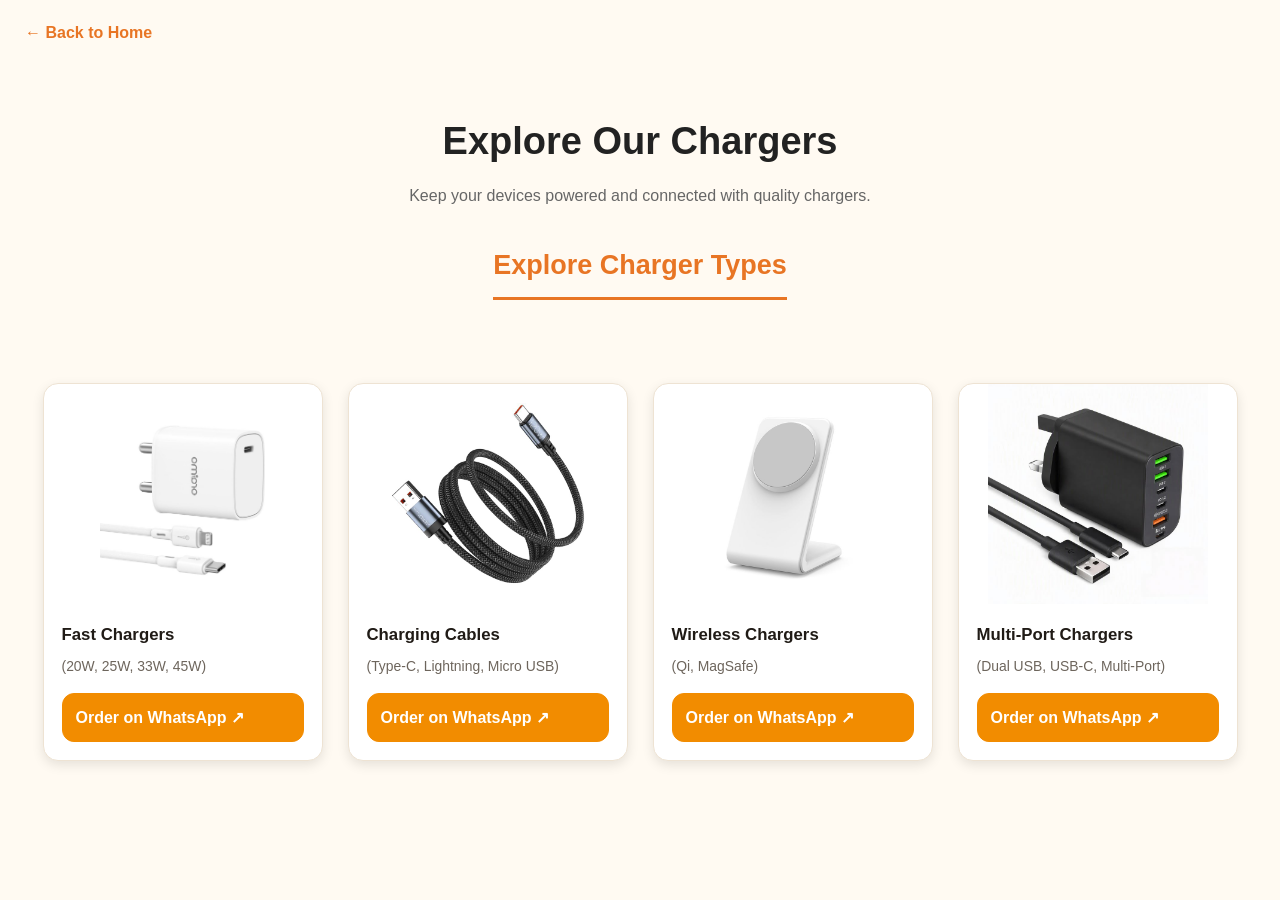
<file: chargers.html>
<!DOCTYPE html>
<html lang="en">
<head>
    <meta charset="UTF-8">
    <meta name="viewport" content="width=device-width, initial-scale=1.0">
    <title>Smartphones | Qorzhim Concept</title>
    <link rel="stylesheet" href="style.css">
    

<body>
    <a href="index.html" class="back-home">← Back to Home</a>
    <div class="smartphone-intro">

        <h1 class="page-title">Explore Our Chargers</h1>

        <p class="page-description">
            Keep your devices powered and connected with quality chargers.
        </p>

        <h2 class="brand-title">Explore Charger Types</h2>

    </div>
    <section class="brand-section">
    <div class="product-grid">

        <!-- Fast Chargers -->
        <div class="product-card">
            <img src="Oraimoc.jpg" alt="Fast Chargers">

            <div class="product-info">
                <h3>Fast Chargers</h3>
                <p>(20W, 25W, 33W, 45W)</p>

                <a href="https://wa.me/2348137482537?text=Hello%20Qorzhim%20Concept%2C%20I%20am%20interested%20in%20Fast%20Chargers.%20Please%20send%20me%20the%20available%20options."
                   class="buy-button">
                    Order on WhatsApp ↗
                </a>
            </div>
        </div>

        <!-- Charging Cables -->
        <div class="product-card">
            <img src="Cable.jpg" alt="Charging Cables">

            <div class="product-info">
                <h3>Charging Cables</h3>
                <p>(Type-C, Lightning, Micro USB)</p>

                <a href="https://wa.me/2348137482537?text=Hello%20Qorzhim%20Concept%2C%20I%20am%20interested%20in%20Charging%20Cables.%20Please%20send%20me%20the%20available%20options."
                   class="buy-button">
                    Order on WhatsApp ↗
                </a>
            </div>
        </div>

        <!-- Wireless Chargers -->
        <div class="product-card">
            <img src="Wireless.jpg" alt="Wireless Chargers">

            <div class="product-info">
                <h3>Wireless Chargers</h3>
                <p>(Qi, MagSafe)</p>

                <a href="https://wa.me/2348137482537?text=Hello%20Qorzhim%20Concept%2C%20I%20am%20interested%20in%20Wireless%20Chargers.%20Please%20send%20me%20the%20available%20options."
                   class="buy-button">
                    Order on WhatsApp ↗
                </a>
            </div>
        </div>

        <!-- Multi-Port Chargers -->
        <div class="product-card">
            <img src="mullti.jpg" alt="Multi-Port Chargers">

            <div class="product-info">
                <h3>Multi-Port Chargers</h3>
                <p>(Dual USB, USB-C, Multi-Port)</p>

                <a href="https://wa.me/2348137482537?text=Hello%20Qorzhim%20Concept%2C%20I%20am%20interested%20in%20Multi-Port%20Chargers.%20Please%20send%20me%20the%20available%20options."
                   class="buy-button">
                    Order on WhatsApp ↗
                </a>
            </div>
        </div>

    </div>
</section>
    
</body>
</html>
</file>
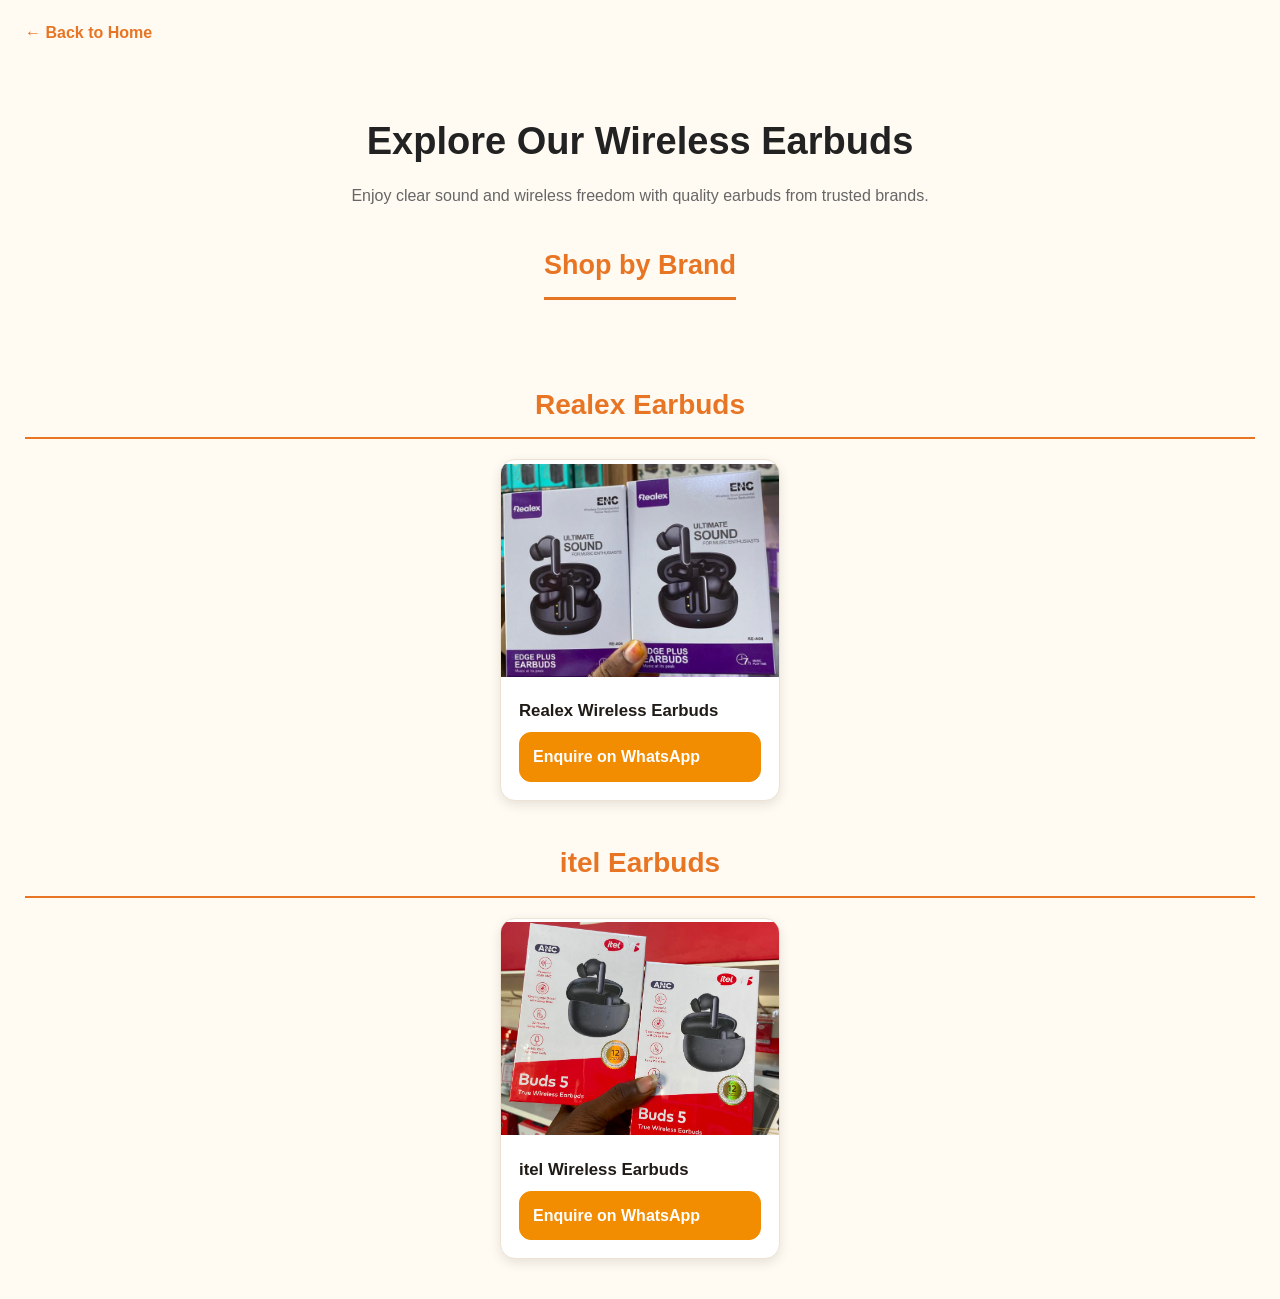
<file: earbuds.html>
<!DOCTYPE html>
<html lang="en">
<head>
    <meta charset="UTF-8">
    <meta name="viewport" content="width=device-width, initial-scale=1.0">
    <title>Smartphones | Qorzhim Concept</title>
    <link rel="stylesheet" href="style.css">
    

<body>
    <a href="index.html" class="back-home">← Back to Home</a>
    <div class="smartphone-intro">
        <h1 class="page-title">Explore Our Wireless Earbuds</h1>

        <p class="page-description">
            Enjoy clear sound and wireless freedom with quality earbuds from trusted brands.
        </p>

        <h2 class="brand-title">Shop by Brand</h2>
    </div>    

<section class="brand-section">
    <h2>Realex Earbuds</h2>

    <div class="product-grid">
        <div class="product-card">
            <img src="Realex (1).jpg" alt="Realme Wireless Earbuds">

            <div class="product-info">
                <h3>Realex Wireless Earbuds</h3>

                <a href="https://wa.me/2348137482537?text=Hello%20Qorzhim%20Concept,%20I%20am%20interested%20in%20Realex%20Wireless%20Earbuds."
                   class="buy-button">
                    Enquire on WhatsApp
                </a>
            </div>
        </div>
    </div>
</section>

<section class="brand-section">
    <h2>itel Earbuds</h2>

    <div class="product-grid">
        <div class="product-card">
            <img src="Itel (1).jpg" alt="itel Wireless Earbuds">

            <div class="product-info">
                <h3>itel Wireless Earbuds</h3>

                <a href="https://wa.me/2348137482537?text=Hello%20Qorzhim%20Concept,%20I%20am%20interested%20in%20itel%20Wireless%20Earbuds."
                   class="buy-button">
                    Enquire on WhatsApp
                </a>
            </div>
        </div>
    </div>
</section>
    
</body>
</html>
</file>
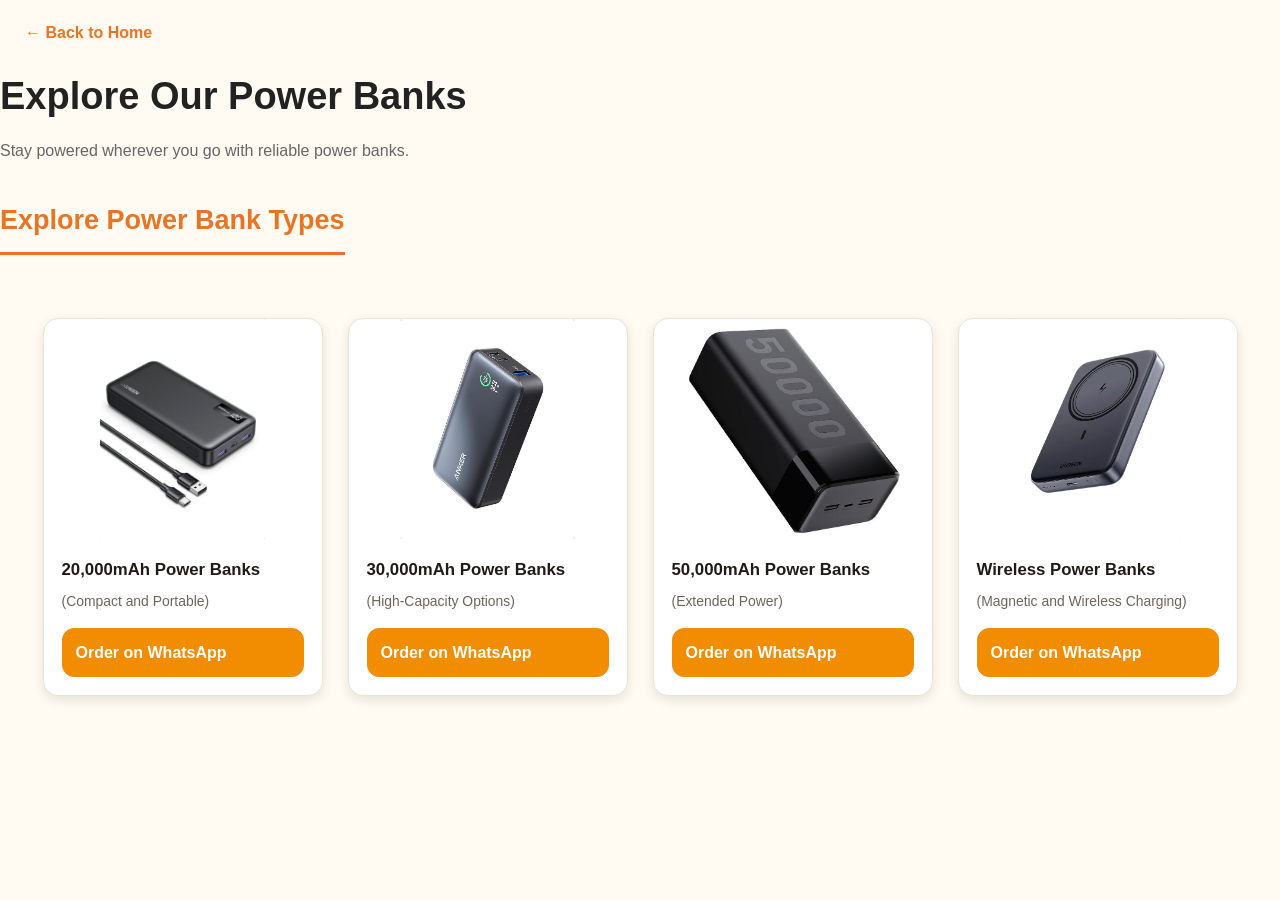
<file: powerbanks.html>
<!DOCTYPE html>
<html lang="en">
<head>
    <meta charset="UTF-8">
    <meta name="viewport" content="width=device-width, initial-scale=1.0">
    <title>Smartphones | Qorzhim Concept</title>
    <link rel="stylesheet" href="style.css">
    

<body>
    <a href="index.html" class="back-home">← Back to Home</a>
    <h1 class="page-title">Explore Our Power Banks</h1>

    <p class="page-description">
        Stay powered wherever you go with reliable power banks.
    </p>

    <h2 class="brand-title">Explore Power Bank Types</h2>

    </div>
    <section class="brand-section">
    <div class="product-grid">

        <!-- 10,000mAh Power Banks -->
        <div class="product-card">
            <img src="Twenty.jpg" alt="10,000mAh Power Banks">

            <div class="product-info">
                <h3>20,000mAh Power Banks</h3>
                <p>(Compact and Portable)</p>

                <a href="https://wa.me/2348137482537?text=Hello%20Qorzhim%20Concept%2C%20I%20am%20interested%20in%2020000mAh%20Power%20Banks.%20Please%20send%20me%20the%20available%20options."
                   class="buy-button">
                    Order on WhatsApp
                </a>
            </div>
        </div>

        <!-- 20,000mAh Power Banks -->
        <div class="product-card">
            <img src="Thirty.jpg" alt="30,000mAh Power Banks">

            <div class="product-info">
                <h3>30,000mAh Power Banks</h3>
                <p>(High-Capacity Options)</p>

                <a href="https://wa.me/2348137482537?text=Hello%20Qorzhim%20Concept%2C%20I%20am%20interested%20in%2020000mAh%20Power%20Banks.%20Please%20send%20me%20the%20available%20options."
                   class="buy-button">
                    Order on WhatsApp
                </a>
            </div>
        </div>

        <!-- 30,000mAh Power Banks -->
        <div class="product-card">
            <img src="Fifty.jpg" alt="30,000mAh Power Banks">

            <div class="product-info">
                <h3>50,000mAh Power Banks</h3>
                <p>(Extended Power)</p>

                <a href="https://wa.me/2348137482537?text=Hello%20Qorzhim%20Concept%2C%20I%20am%20interested%20in%2050000mAh%20Power%20Banks.%20Please%20send%20me%20the%20available%20options."
                   class="buy-button">
                    Order on WhatsApp
                </a>
            </div>
        </div>

        <!-- Wireless Power Banks -->
        <div class="product-card">
            <img src="Wirelesspp.jpg" alt="Wireless Power Banks">

            <div class="product-info">
                <h3>Wireless Power Banks</h3>
                <p>(Magnetic and Wireless Charging)</p>

                <a href="https://wa.me/2348137482537?text=Hello%20Qorzhim%20Concept%2C%20I%20am%20interested%20in%20Wireless%20Power%20Banks.%20Please%20send%20me%20the%20available%20options."
                   class="buy-button">
                    Order on WhatsApp
                </a>
            </div>
        </div>

    </div>
</section>
</body>
</html>
</file>
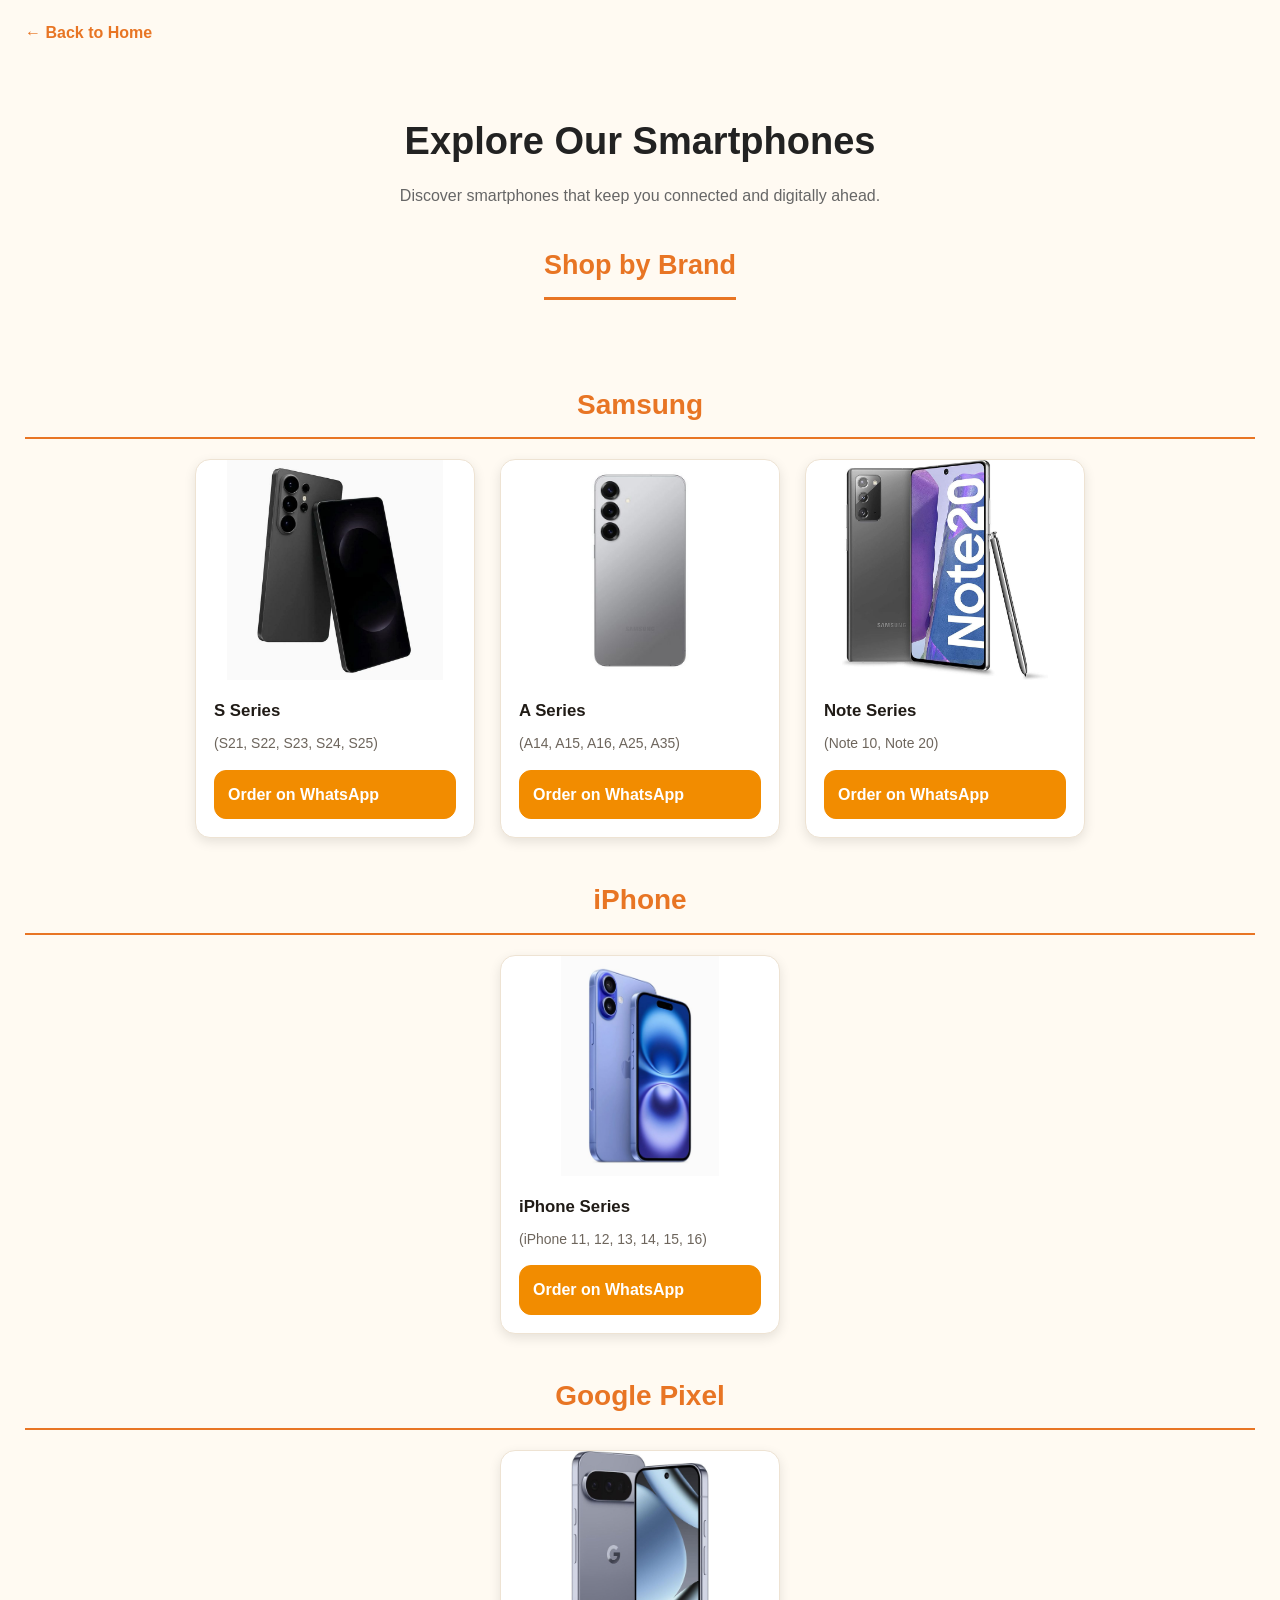
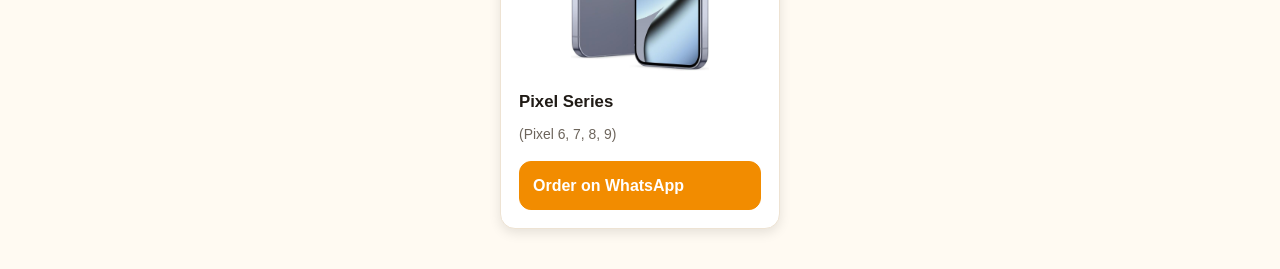
<file: smartphones.html>
<!DOCTYPE html>
<html lang="en">
<head>
    <meta charset="UTF-8">
    <meta name="viewport" content="width=device-width, initial-scale=1.0">
    <title>Smartphones | Qorzhim Concept</title>
    <link rel="stylesheet" href="style.css">
    

<body>
    <a href="index.html" class="back-home">← Back to Home</a>
    <div class="smartphone-intro">

        <h1 class="page-title">Explore Our Smartphones</h1>

        <p class="page-description">
            Discover smartphones that keep you connected and digitally ahead.
        </p>

        <h2 class="brand-title">Shop by Brand</h2>

    </div>
    <section class="brand-section">
        <h2>Samsung</h2>

    <div class="product-grid">

        <div class="product-card">
            <img src="S series.jpg" alt="Samsung S Series">

            <div class="product-info">
                <h3>S Series</h3>
                <p>(S21, S22, S23, S24, S25)</p>

                <a href="https://wa.me/2348137482537?text=Hello%20Qorzhim%20Concept%2C%20I%20am%20interested%20in%20the%20Samsung%20S%20Series.%20Please%20send%20me%20the%20available%20models."
                   class="buy-button">
                    Order on WhatsApp
                </a>
            </div>
        </div>
        <div class="product-card">
    <img src="A series.jpg" alt="Samsung A Series">

    <div class="product-info">
        <h3>A Series</h3>
        <p>(A14, A15, A16, A25, A35)</p>

        <a href="https://wa.me/2348137482537?text=Hello%20Qorzhim%20Concept%2C%20I%20am%20interested%20in%20the%20Samsung%20A%20Series.%20Please%20send%20me%20the%20available%20models."
           class="buy-button">
            Order on WhatsApp
        </a>
    </div>
    </div>

    <div class="product-card">
        <img src="Note series.jpg" alt="Samsung Note Series">

        <div class="product-info">
            <h3>Note Series</h3>
            <p>(Note 10, Note 20)</p>

            <a href="https://wa.me/2348137482537?text=Hello%20Qorzhim%20Concept%2C%20I%20am%20interested%20in%20the%20Samsung%20Note%20Series.%20Please%20send%20me%20the%20available%20models."
            class="buy-button">
                Order on WhatsApp
            </a>
        </div>
    </div>

    </div>

</section>
<section class="brand-section">

    <h2>iPhone</h2>

    <div class="product-grid">

        <div class="product-card">
            <img src="iPhone.jpg" alt="iPhone Series">

            <div class="product-info">
                <h3>iPhone Series</h3>
                <p>(iPhone 11, 12, 13, 14, 15, 16)</p>

                <a href="https://wa.me/2348137482537?text=Hello%20Qorzhim%20Concept%2C%20I%20am%20interested%20in%20the%20iPhone%20Series.%20Please%20send%20me%20the%20available%20models."
                   class="buy-button">
                    Order on WhatsApp
                </a>
            </div>
        </div>

    </div>

</section>
<section class="brand-section">

    <h2>Google Pixel</h2>

    <div class="product-grid">

        <div class="product-card">
            <img src="Google pixel.jpg" alt="Google Pixel Series">

            <div class="product-info">
                <h3>Pixel Series</h3>
                <p>(Pixel 6, 7, 8, 9)</p>

                <a href="https://wa.me/2348137482537?text=Hello%20Qorzhim%20Concept%2C%20I%20am%20interested%20in%20Google%20Pixel%20phones.%20Please%20send%20me%20the%20available%20models."
                   class="buy-button">
                    Order on WhatsApp
                </a>
            </div>
        </div>

    </div>

</section>

</body>
</html>
</file>
<file: style.css>
:root {
      --orange: #f28c00;
      --orange-dark: #c86e00;
      --ink: #201b16;
      --muted: #6d655c;
      --cream: #fffaf2;
      --white: #ffffff;
      --line: #eee3d3;
      --green: #16834a;
      --shadow: 0 14px 40px rgba(54, 35, 12, .09);
      --radius: 22px;
    }

    * {
      box-sizing: border-box;
    }

    html {
      scroll-behavior: smooth;
      scroll-padding-top: 90px;
    }

    body {
      margin: 0;
      color: var(--ink);
      background: var(--cream);
      font-family: Inter, Arial, sans-serif;
      line-height: 1.6;
    }

    img {
      display: block;
      max-width: 100%;
    }

    a {
      color: inherit;
      text-decoration: none;
    }

    button {
      font: inherit;
      cursor: pointer;
    }

    .container {
      width: min(1160px, calc(100% - 40px));
      margin-inline: auto;
    }

    .announcement {
      background: var(--ink);
      color: white;
      text-align: center;
      padding: 8px 14px;
      font-size: .84rem;
    }

    .announcement strong {
      color: #ffc46f;
    }

    /* Header and navigation */

    .site-header {
      position: sticky;
      top: 0;
      z-index: 20;
      background: rgba(255, 250, 242, .96);
      border-bottom: 1px solid var(--line);
    }

    .nav-wrap {
      min-height: 82px;
      display: flex;
      align-items: center;
      justify-content: space-between;
      gap: 24px;
    }

    .brand {
      display: inline-flex;
      align-items: center;
      gap: 11px;
      min-width: 0;
    }

    .brand-logo {
      display: block;
      width: 76px;
      height: 66px;
      object-fit: contain;
      flex-shrink: 0;
    }

    .brand-copy {
      line-height: 1.12;
    }

    .brand-name {
      display: block;
      font-weight: 900;
      font-size: 1.03rem;
      letter-spacing: .055em;
    }

    .brand-tag {
      display: block;
      margin-top: 5px;
      color: var(--muted);
      font-size: .77rem;
      font-style: italic;
    }

    .nav-links {
      display: flex;
      align-items: center;
      gap: 27px;
    }

    .nav-links a {
      color: #51483f;
      font-size: .94rem;
      font-weight: 650;
      transition: color .2s;
    }

    .nav-links a:hover {
      color: var(--orange-dark);
    }

    .nav-cta,
    .button {
      display: inline-flex;
      justify-content: center;
      align-items: center;
      gap: 9px;
      border: 0;
      border-radius: 999px;
      padding: 12px 19px;
      background: var(--orange);
      color: white;
      font-weight: 800;
      transition: transform .2s, background .2s;
    }

    .nav-cta:hover,
    .button:hover {
      background: var(--orange-dark);
      transform: translateY(-2px);
    }

    .menu-toggle {
      display: none;
      border: 1px solid var(--line);
      background: white;
      border-radius: 12px;
      padding: 9px 12px;
    }

    /* Hero section */

    .hero {
      padding: 70px 0 58px;
      overflow: hidden;
    }

    .hero-grid {
      display: grid;
      grid-template-columns: 1.04fr .96fr;
      gap: 52px;
      align-items: center;
    }

    .eyebrow {
      display: inline-flex;
      align-items: center;
      gap: 8px;
      background: #fff0d8;
      color: #8a4c00;
      padding: 7px 12px;
      border-radius: 999px;
      font-size: .82rem;
      font-weight: 800;
    }

    .eyebrow-dot {
      width: 7px;
      height: 7px;
      border-radius: 50%;
      background: var(--orange);
    }

    h1, h2, h3, p {
      margin-top: 0;
    }

    .hero h1 {
      max-width: 640px;
      margin: 20px 0 18px;
      font-size: clamp(2.7rem, 5vw, 4.7rem);
      line-height: 1.02;
      letter-spacing: -.055em;
    }

    .hero h1 span {
      color: var(--orange-dark);
    }

    .hero-copy {
      max-width: 550px;
      color: var(--muted);
      font-size: 1.1rem;
    }

    .hero-actions {
      display: flex;
      flex-wrap: wrap;
      align-items: center;
      gap: 13px;
      margin-top: 27px;
    }

    .button-secondary {
      display: inline-flex;
      align-items: center;
      justify-content: center;
      padding: 11px 18px;
      border: 1px solid #d8c9b5;
      border-radius: 999px;
      font-weight: 800;
      background: white;
    }

    .button-secondary:hover {
      border-color: var(--orange);
    }

    .trust-line {
      display: flex;
      flex-wrap: wrap;
      gap: 17px;
      margin-top: 28px;
      color: #5e554b;
      font-size: .88rem;
    }

    .check {
      color: var(--green);
      font-weight: 900;
    }

    .hero-visual {
      position: relative;
      min-height: 420px;
      display: grid;
      place-items: center;
    }

    .hero-blob {
      position: absolute;
      width: min(100%, 450px);
      aspect-ratio: 1;
      background: #ffe4b8;
      border-radius: 46% 54% 57% 43%;
      transform: rotate(-8deg);
    }

    .hero-image {
      position: relative;
      z-index: 1;
      width: 100%;
      max-width: 490px;
      height: 420px;
      object-fit: cover;
      border-radius: 35% 35% 24px 24px;
      box-shadow: var(--shadow);
    }

    .float-card {
      position: absolute;
      z-index: 2;
      background: white;
      border: 1px solid var(--line);
      box-shadow: var(--shadow);
      border-radius: 17px;
      padding: 13px 16px;
    }

    .float-card strong,
    .float-card small {
      display: block;
    }

    .float-card small {
      color: var(--muted);
    }

    .float-top {
      top: 26px;
      left: -4px;
    }

    .float-bottom {
      bottom: 20px;
      right: -8px;
    }

    /* General sections */

    .section {
      padding: 68px 0;
    }

    .section-heading {
      display: flex;
      justify-content: space-between;
      align-items: end;
      gap: 24px;
      margin-bottom: 28px;
    }

    .section-kicker {
      color: var(--orange-dark);
      text-transform: uppercase;
      font-size: .77rem;
      font-weight: 900;
      letter-spacing: .14em;
      margin-bottom: 8px;
    }

    .section-heading h2 {
      margin-bottom: 0;
      font-size: clamp(1.9rem, 3vw, 2.7rem);
      line-height: 1.15;
      letter-spacing: -.04em;
    }

    .section-heading p {
      max-width: 430px;
      color: var(--muted);
      margin-bottom: 2px;
    }

    /* Products */

    .products-section {
      background: white;
    }

    .product-grid {
      display: grid;
      grid-template-columns: repeat(4, minmax(0, 1fr));
      gap: 19px;
    }

    .product-card {
      display: flex;
      flex-direction: column;
      min-width: 0;
      border: 1px solid var(--line);
      background: white;
      border-radius: var(--radius);
      overflow: hidden;
      transition: transform .22s, box-shadow .22s;
    }

    .product-card:hover {
      transform: translateY(-5px);
      box-shadow: var(--shadow);
    }

    .product-photo {
      position: relative;
      display: grid;
      place-items: center;
      min-height: 220px;
      padding: 17px;
      background: #fff8ec;
      overflow: hidden;
    }

    .product-photo img {
      width: 100%;
      height: 190px;
      object-fit: contain;
      mix-blend-mode: multiply;
    }

    .product-badge {
      position: absolute;
      top: 13px;
      left: 13px;
      z-index: 1;
      padding: 5px 9px;
      background: white;
      color: #81500f;
      border-radius: 999px;
      font-size: .7rem;
      font-weight: 850;
    }

    .product-info {
      display: flex;
      flex-direction: column;
      flex: 1;
      padding: 18px;
    }

    .product-info h3 {
      margin-bottom: 7px;
      font-size: 1.05rem;
    }

    .product-info p {
      color: var(--muted);
      font-size: .87rem;
      margin-bottom: 15px;
      flex: 1;
    }

    .price {
      font-size: 1.16rem;
      font-weight: 900;
      margin-bottom: 15px;
    }

    .price-note {
      color: var(--muted);
      font-size: .75rem;
      font-weight: 500;
    }
    .category-button {
      display: block;
      width: 100%;
      padding: 11px 13px;
      background: var(--orange);
      color: white;
      text-align: center;
      text-decoration: none;
      border-radius: 12px;
      font-weight: 850;
      transition: background .2s;
    }

    .category-button:hover {
      background: var(--orange-dark);
    }

    .buy-button {
      width: 100%;
      padding: 11px 13px;
      border: 1px solid var(--orange);
      background: var(--orange);
      color: white;
      border-radius: 12px;
      font-weight: 850;
      cursor: pointer;
      transition: background .2s, color .2s;
    }

    .buy-button:hover {
      background: white;
      color: var(--orange-dark);
    }

    /* Benefits */

    .benefits {
      display: grid;
      grid-template-columns: repeat(3, minmax(0, 1fr));
      gap: 18px;
    }

    .benefit {
      padding: 24px;
      background: white;
      border: 1px solid var(--line);
      border-radius: var(--radius);
    }

    .benefit-icon {
      display: grid;
      place-items: center;
      width: 46px;
      height: 46px;
      border-radius: 14px;
      background: #fff0d8;
      font-size: 1.35rem;
      margin-bottom: 15px;
    }

    .benefit h3 {
      margin-bottom: 7px;
      font-size: 1.08rem;
    }

    .benefit p {
      margin-bottom: 0;
      color: var(--muted);
      font-size: .92rem;
    }

    /* About */

    .about-panel {
      display: grid;
      grid-template-columns: .85fr 1.15fr;
      gap: 42px;
      align-items: center;
      background: #251f18;
      color: white;
      padding: clamp(27px, 5vw, 54px);
      border-radius: 30px;
    }

    .about-art {
      min-height: 260px;
      display: grid;
      place-items: center;
      border-radius: 23px;
      background: linear-gradient(145deg, #ffbd57, #f28c00);
      color: white;
      font-size: clamp(2.5rem, 5vw, 4rem);
      font-weight: 950;
      letter-spacing: -.07em;
      text-align: center;
      padding: 20px;
    }

    .about-panel .section-kicker {
      color: #ffc46f;
    }

    .about-panel h2 {
      font-size: clamp(1.9rem, 3.5vw, 2.8rem);
      line-height: 1.13;
      letter-spacing: -.04em;
      margin-bottom: 16px;
    }

    .about-panel p {
      color: #d5c9ba;
    }

    .about-panel .button {
      margin-top: 6px;
    }

    /* Contact */

    .contact-section {
      padding: 0 0 78px;
    }

    .contact-box {
      display: flex;
      align-items: center;
      justify-content: space-between;
      gap: 30px;
      padding: 34px;
      border-radius: 25px;
      background: #fff0d8;
    }

    .contact-box h2 {
      margin-bottom: 7px;
      font-size: clamp(1.6rem, 3vw, 2.3rem);
      letter-spacing: -.04em;
    }

    .contact-box p {
      color: #6c5841;
      margin-bottom: 0;
    }

    .contact-details {
      display: flex;
      flex-wrap: wrap;
      gap: 13px 22px;
      margin-top: 19px;
      color: #55483a;
      font-size: .91rem;
    }

    .contact-details a {
      text-decoration: underline;
      text-underline-offset: 3px;
    }

    /* Footer */

    .site-footer {
      background: var(--ink);
      color: #eee4d7;
      padding: 28px 0;
    }

    .footer-inner {
      display: flex;
      justify-content: space-between;
      align-items: center;
      gap: 20px;
    }

    .footer-inner p {
      margin: 0;
      font-size: .86rem;
      color: #c8bbab;
    }

    .footer-links {
      display: flex;
      gap: 17px;
      font-size: .86rem;
    }

    .footer-links a:hover {
      color: #ffc46f;
    }

    .toast {
      position: fixed;
      left: 50%;
      bottom: 22px;
      z-index: 50;
      width: max-content;
      max-width: calc(100% - 30px);
      padding: 12px 17px;
      background: var(--ink);
      color: white;
      border-radius: 13px;
      box-shadow: var(--shadow);
      opacity: 0;
      transform: translate(-50%, 15px);
      pointer-events: none;
      transition: opacity .2s, transform .2s;
      font-size: .9rem;
    }

    .toast.show {
      opacity: 1;
      transform: translate(-50%, 0);
    }

    /* Tablet screens */

    @media (max-width: 1050px) {
      .product-grid {
        grid-template-columns: repeat(2, minmax(0, 1fr));
      }

      .hero-grid {
        gap: 28px;
      }

      .nav-links {
        gap: 15px;
      }

      .nav-cta {
        padding: 10px 13px;
      }
    }

    /* Mobile screens */

    @media (max-width: 760px) {
      .nav-wrap {
        min-height: 72px;
        gap: 10px;
      }

      .brand-logo {
        width: 62px;
        height: 55px;
      }

      .brand-name {
        font-size: .9rem;
      }

      .nav-cta {
        display: none;
      }

      .menu-toggle {
        display: block;
      }

      .nav-links {
        display: none;
        position: absolute;
        top: 71px;
        left: 0;
        right: 0;
        padding: 16px 22px 22px;
        background: var(--cream);
        border-bottom: 1px solid var(--line);
        flex-direction: column;
        align-items: stretch;
        gap: 0;
      }

      .nav-links.open {
        display: flex;
      }

      .nav-links a {
        padding: 12px 0;
      }

      .hero {
        padding: 46px 0 38px;
      }

      .hero-grid {
        grid-template-columns: 1fr;
        gap: 22px;
      }

      .hero h1 {
        font-size: clamp(2.55rem, 11vw, 4rem);
      }

      .hero-visual {
        min-height: 320px;
        margin-inline: 8px;
      }

      .hero-image {
        height: 320px;
        max-width: 420px;
      }

      .float-top {
        left: -3px;
        top: 12px;
      }

      .float-bottom {
        right: -3px;
        bottom: 10px;
      }

      .section {
        padding: 52px 0;
      }

      .section-heading {
        align-items: start;
        flex-direction: column;
        gap: 10px;
      }

      .benefits {
        grid-template-columns: 1fr;
      }

      .about-panel {
        grid-template-columns: 1fr;
        gap: 24px;
      }

      .about-art {
        min-height: 190px;
      }

      .contact-box {
        flex-direction: column;
        align-items: start;
        padding: 25px;
      }

      .footer-inner {
        align-items: start;
        flex-direction: column;
      }
    }

    @media (max-width: 480px) {
      .brand-logo {
        width: 52px;
        height: 48px;
      }

      .brand-name {
        font-size: .82rem;
      }

      .brand-tag {
        font-size: .72rem;
      }

      .product-grid {
        grid-template-columns: 1fr;
        gap: 16px;
      }

      .product-photo {
        min-height: 230px;
      }

      .product-photo img {
        height: 200px;
      }

      .trust-line {
        gap: 10px 15px;
      }

      .hero-actions {
        align-items: stretch;
        flex-direction: column;
      }

      .hero-actions a {
        width: 100%;
      }

      .footer-links {
        flex-wrap: wrap;
      }
    }

    @media (prefers-reduced-motion: reduce) {
      *, *::before, *::after {
        scroll-behavior: auto !important;
        transition-duration: .01ms !important;
      }
    }

   .brand-section {
    margin: 40px 0;
    padding: 0 25px;
    }

    @media (max-width: 600px) {
    .brand-section {
        padding: 0 15px;
    }
    }

    .brand-section h2 {
    color: #e87524;
    font-size: 28px;
    margin-bottom: 20px;
    border-bottom: 2px solid #e87524;
    padding-bottom: 10px;
    }
    .brand-section .product-card {
    background-color: #fff;
    border-radius: 15px;
    overflow: hidden;
    box-shadow: 0 4px 12px rgba(0, 0, 0, 0.1);
    transition: transform 0.3s ease;
    }

    .brand-section .product-card {
    width: 280px;
    max-width: 100%;
    flex: 0 1 280px;
    }

    .brand-section .product-grid {
    display: flex;
    justify-content: center;
    align-items: stretch;
    flex-wrap: wrap;
    gap: 25px;
    }
    .smartphone-intro {
    text-align: center;
    padding: 45px 20px 20px;
    }

    .page-title {
        font-size: 38px;
        font-weight: 850;
        color: #222;
        margin-bottom: 12px;
    }

    .page-description {
        font-size: 16px;
        color: #666;
        margin-bottom: 35px;
    }

    .brand-title {
        display: inline-block;
        color: #e87524;
        font-size: 27px;
        font-weight: 800;
        padding-bottom: 10px;
        border-bottom: 3px solid #e87524;
    }

    @media (max-width: 600px) {
    .page-title {
        font-size: 28px;
    }

    .page-description {
        font-size: 14px;
    }

    .brand-title {
        font-size: 23px;
    }
    }
    /* Uniform styling for all smartphone brands */

    .brand-section {
        margin: 40px 0;
        padding: 0 25px;
    }

    .brand-section h2 {
        color: #e87524;
        font-size: 28px;
        font-weight: 800;
        text-align: center;
        margin-bottom: 20px;
        border-bottom: 2px solid #e87524;
        padding-bottom: 10px;
    }

    .brand-section .product-grid {
        display: flex;
        justify-content: center;
        align-items: stretch;
        flex-wrap: wrap;
        gap: 25px;
    }

    .brand-section .product-card {
        width: 280px;
        max-width: 100%;
        flex: 0 1 280px;
    }

    .brand-section .product-card img {
        width: 100%;
        height: 220px;
        object-fit: contain;
        display: block;
    }
    .back-home {
    display: inline-block;
    margin: 20px 25px;
    color: #e87524;
    text-decoration: none;
    font-weight: bold;
    }

    .back-home:hover {
        text-decoration: underline;
    }
</file>
